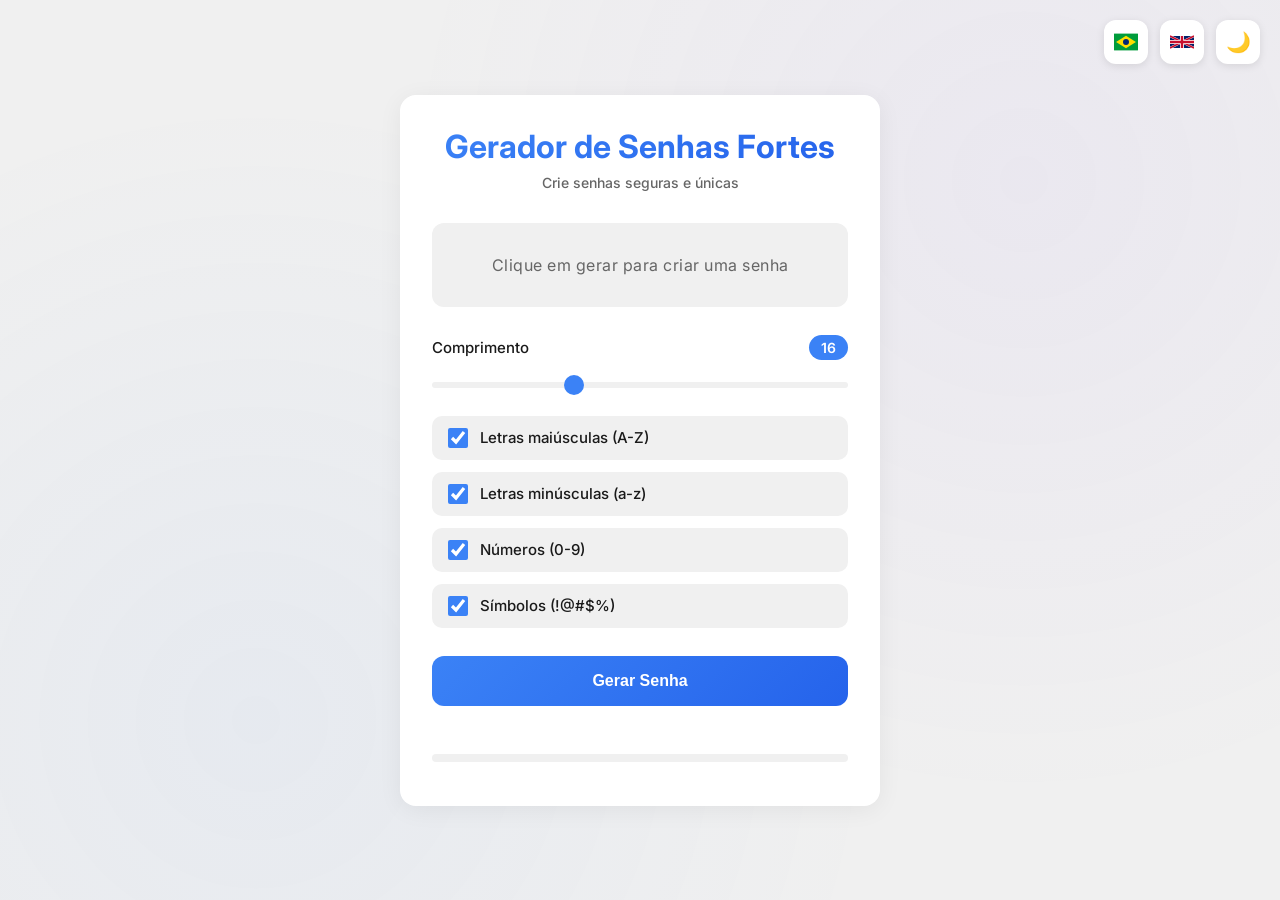
<file: gerador de senha.html>
<!DOCTYPE html>
<html lang="pt-BR">
<head>
    <meta charset="UTF-8">
    <meta name="viewport" content="width=device-width, initial-scale=1.0">
    <title>Gerador de Senhas Fortes</title>
    <link rel="preconnect" href="https://fonts.googleapis.com">
    <link rel="preconnect" href="https://fonts.gstatic.com" crossorigin>
    <link href="https://fonts.googleapis.com/css2?family=Inter:wght@400;500;600;700&display=swap" rel="stylesheet">
    <style>
        * {
            margin: 0;
            padding: 0;
            box-sizing: border-box;
        }

        :root {
            --bg-dark: #0f0f0f;
            --bg-dark-secondary: #1a1a1a;
            --bg-dark-card: #242424;
            --bg-light: #f0f0f0;
            --bg-light-secondary: #ffffff;
            --bg-light-card: #ffffff;
            --text-dark: #ffffff;
            --text-dark-secondary: #a0a0a0;
            --text-light: #1a1a1a;
            --text-light-secondary: #666666;
            --primary: #3b82f6;
            --primary-hover: #2563eb;
            --success: #10b981;
            --warning: #f59e0b;
            --danger: #ef4444;
            --border-radius: 16px;
            --transition: all 0.3s cubic-bezier(0.4, 0, 0.2, 1);
        }

        body {
            font-family: 'Inter', -apple-system, BlinkMacSystemFont, sans-serif;
            min-height: 100vh;
            background: var(--bg-light);
            color: var(--text-light);
            transition: var(--transition);
            display: flex;
            align-items: center;
            justify-content: center;
            padding: 20px;
            position: relative;
            overflow-x: hidden;
        }

        body.dark-mode {
            background: var(--bg-dark);
            color: var(--text-dark);
        }

        /* Background Pattern */
        body::before {
            content: '';
            position: fixed;
            top: 0;
            left: 0;
            right: 0;
            bottom: 0;
            background-image: 
                radial-gradient(circle at 20% 80%, rgba(59, 130, 246, 0.05) 0%, transparent 50%),
                radial-gradient(circle at 80% 20%, rgba(139, 92, 246, 0.05) 0%, transparent 50%);
            z-index: -1;
        }

        /* Language and Theme Controls */
        .top-controls {
            position: fixed;
            top: 20px;
            right: 20px;
            display: flex;
            gap: 12px;
            z-index: 1000;
        }

        .control-button {
            width: 44px;
            height: 44px;
            border: none;
            border-radius: 12px;
            cursor: pointer;
            display: flex;
            align-items: center;
            justify-content: center;
            background: var(--bg-light-secondary);
            box-shadow: 0 2px 8px rgba(0, 0, 0, 0.1);
            transition: var(--transition);
            position: relative;
            overflow: hidden;
        }

        .dark-mode .control-button {
            background: var(--bg-dark-card);
            box-shadow: 0 2px 8px rgba(0, 0, 0, 0.3);
        }

        .control-button:hover {
            transform: translateY(-2px);
            box-shadow: 0 4px 12px rgba(0, 0, 0, 0.15);
        }

        .dark-mode .control-button:hover {
            box-shadow: 0 4px 12px rgba(0, 0, 0, 0.4);
        }

        .control-button:active {
            transform: translateY(0);
        }

        .flag-icon {
            width: 24px;
            height: 24px;
            border-radius: 4px;
            object-fit: cover;
        }

        .theme-icon {
            font-size: 20px;
        }

        /* Main Container */
        .main-container {
            width: 100%;
            max-width: 480px;
            animation: fadeInUp 0.6s ease;
        }

        @keyframes fadeInUp {
            from {
                opacity: 0;
                transform: translateY(30px);
            }
            to {
                opacity: 1;
                transform: translateY(0);
            }
        }

        .card {
            background: var(--bg-light-card);
            border-radius: var(--border-radius);
            padding: 32px;
            box-shadow: 0 4px 24px rgba(0, 0, 0, 0.06);
            transition: var(--transition);
        }

        .dark-mode .card {
            background: var(--bg-dark-card);
            box-shadow: 0 4px 24px rgba(0, 0, 0, 0.3);
        }

        /* Header */
        .header {
            text-align: center;
            margin-bottom: 32px;
        }

        .title {
            font-size: clamp(24px, 5vw, 32px);
            font-weight: 700;
            background: linear-gradient(135deg, var(--primary) 0%, var(--primary-hover) 100%);
            -webkit-background-clip: text;
            -webkit-text-fill-color: transparent;
            background-clip: text;
            margin-bottom: 8px;
        }

        .subtitle {
            color: var(--text-light-secondary);
            font-size: 14px;
            font-weight: 500;
        }

        .dark-mode .subtitle {
            color: var(--text-dark-secondary);
        }

        /* Password Display */
        .password-container {
            background: var(--bg-light);
            border-radius: 12px;
            padding: 24px;
            margin-bottom: 28px;
            position: relative;
            border: 2px solid transparent;
            transition: var(--transition);
        }

        .dark-mode .password-container {
            background: var(--bg-dark-secondary);
        }

        .password-container:hover {
            border-color: var(--primary);
        }

        .password-display {
            font-family: 'Courier New', monospace;
            font-size: clamp(16px, 3.5vw, 20px);
            word-break: break-all;
            text-align: center;
            min-height: 32px;
            display: flex;
            align-items: center;
            justify-content: center;
            color: var(--text-light);
            font-weight: 600;
            letter-spacing: 0.5px;
        }

        .dark-mode .password-display {
            color: var(--text-dark);
        }

        .password-placeholder {
            color: var(--text-light-secondary);
            font-family: 'Inter', sans-serif;
            font-size: 16px;
            font-weight: 400;
        }

        .dark-mode .password-placeholder {
            color: var(--text-dark-secondary);
        }

        .copy-button {
            position: absolute;
            top: 50%;
            right: 16px;
            transform: translateY(-50%);
            background: var(--primary);
            color: white;
            border: none;
            padding: 8px 16px;
            border-radius: 8px;
            font-size: 14px;
            font-weight: 500;
            cursor: pointer;
            opacity: 0;
            transition: var(--transition);
        }

        .password-container:hover .copy-button {
            opacity: 1;
        }

        .copy-button:hover {
            background: var(--primary-hover);
        }

        .copy-button.copied {
            background: var(--success);
        }

        /* Options Section */
        .options-section {
            margin-bottom: 28px;
        }

        .length-control {
            margin-bottom: 24px;
        }

        .length-header {
            display: flex;
            justify-content: space-between;
            align-items: center;
            margin-bottom: 12px;
        }

        .length-label {
            font-weight: 500;
            font-size: 15px;
        }

        .length-value {
            background: var(--primary);
            color: white;
            padding: 4px 12px;
            border-radius: 20px;
            font-size: 14px;
            font-weight: 600;
        }

        .slider {
            width: 100%;
            height: 6px;
            border-radius: 3px;
            background: var(--bg-light);
            outline: none;
            -webkit-appearance: none;
            appearance: none;
            cursor: pointer;
        }

        .dark-mode .slider {
            background: var(--bg-dark-secondary);
        }

        .slider::-webkit-slider-thumb {
            -webkit-appearance: none;
            appearance: none;
            width: 20px;
            height: 20px;
            border-radius: 50%;
            background: var(--primary);
            cursor: pointer;
            transition: var(--transition);
        }

        .slider::-webkit-slider-thumb:hover {
            transform: scale(1.2);
            box-shadow: 0 0 0 8px rgba(59, 130, 246, 0.1);
        }

        .slider::-moz-range-thumb {
            width: 20px;
            height: 20px;
            border-radius: 50%;
            background: var(--primary);
            cursor: pointer;
            border: none;
            transition: var(--transition);
        }

        .slider::-moz-range-thumb:hover {
            transform: scale(1.2);
            box-shadow: 0 0 0 8px rgba(59, 130, 246, 0.1);
        }

        /* Checkbox Options */
        .checkbox-group {
            display: flex;
            flex-direction: column;
            gap: 12px;
        }

        .checkbox-item {
            display: flex;
            align-items: center;
            padding: 12px 16px;
            background: var(--bg-light);
            border-radius: 10px;
            cursor: pointer;
            transition: var(--transition);
        }

        .dark-mode .checkbox-item {
            background: var(--bg-dark-secondary);
        }

        .checkbox-item:hover {
            background: rgba(59, 130, 246, 0.1);
        }

        .checkbox-input {
            width: 20px;
            height: 20px;
            margin-right: 12px;
            cursor: pointer;
            accent-color: var(--primary);
        }

        .checkbox-label {
            flex: 1;
            font-size: 15px;
            font-weight: 500;
            user-select: none;
        }

        /* Generate Button */
        .generate-button {
            width: 100%;
            padding: 16px;
            background: linear-gradient(135deg, var(--primary) 0%, var(--primary-hover) 100%);
            color: white;
            border: none;
            border-radius: 12px;
            font-size: 16px;
            font-weight: 600;
            cursor: pointer;
            transition: var(--transition);
            position: relative;
            overflow: hidden;
            margin-bottom: 24px;
        }

        .generate-button::before {
            content: '';
            position: absolute;
            top: 50%;
            left: 50%;
            width: 0;
            height: 0;
            border-radius: 50%;
            background: rgba(255, 255, 255, 0.3);
            transform: translate(-50%, -50%);
            transition: width 0.6s, height 0.6s;
        }

        .generate-button:active::before {
            width: 600px;
            height: 600px;
        }

        .generate-button:hover {
            transform: translateY(-2px);
            box-shadow: 0 8px 24px rgba(59, 130, 246, 0.3);
        }

        .generate-button:active {
            transform: translateY(0);
        }

        /* Strength Indicator */
        .strength-section {
            margin-top: 24px;
        }

        .strength-bar-container {
            height: 8px;
            background: var(--bg-light);
            border-radius: 4px;
            overflow: hidden;
            margin-bottom: 12px;
        }

        .dark-mode .strength-bar-container {
            background: var(--bg-dark-secondary);
        }

        .strength-bar {
            height: 100%;
            width: 0%;
            border-radius: 4px;
            transition: width 0.5s ease, background-color 0.5s ease;
        }

        .strength-text {
            text-align: center;
            font-size: 14px;
            font-weight: 600;
            transition: color 0.3s ease;
        }

        /* Responsive Design */
        @media (max-width: 640px) {
            body {
                padding: 16px;
            }

            .top-controls {
                top: 16px;
                right: 16px;
            }

            .control-button {
                width: 40px;
                height: 40px;
            }

            .card {
                padding: 24px;
            }

            .header {
                margin-bottom: 24px;
            }

            .password-container {
                padding: 20px;
                margin-bottom: 20px;
            }

            .options-section {
                margin-bottom: 20px;
            }

            .checkbox-item {
                padding: 10px 14px;
            }

            .generate-button {
                padding: 14px;
                font-size: 15px;
            }
        }

        @media (max-width: 480px) {
            .card {
                padding: 20px;
            }

            .title {
                font-size: 24px;
            }

            .password-display {
                font-size: 16px;
            }

            .copy-button {
                padding: 6px 12px;
                font-size: 13px;
            }
        }

        /* Animations */
        @keyframes pulse {
            0% {
                box-shadow: 0 0 0 0 rgba(59, 130, 246, 0.4);
            }
            70% {
                box-shadow: 0 0 0 10px rgba(59, 130, 246, 0);
            }
            100% {
                box-shadow: 0 0 0 0 rgba(59, 130, 246, 0);
            }
        }

        .generate-button:focus {
            outline: none;
            animation: pulse 1.5s infinite;
        }
    </style>
</head>
<body>
    <!-- Top Controls -->
    <div class="top-controls">
        <button class="control-button" onclick="changeLanguage('pt-BR')" title="Português">
            <svg class="flag-icon" viewBox="0 0 20 14" xmlns="http://www.w3.org/2000/svg">
                <rect width="20" height="14" fill="#009c3b"/>
                <path d="M1.7,7 L10,1.7 L18.3,7 L10,12.3 z" fill="#ffdf00"/>
                <circle cx="10" cy="7" r="2.5" fill="#002776"/>
            </svg>
        </button>
        <button class="control-button" onclick="changeLanguage('en-GB')" title="English">
            <svg class="flag-icon" viewBox="0 0 60 30" xmlns="http://www.w3.org/2000/svg">
                <rect width="60" height="30" fill="#012169"/>
                <path d="M0,0 L60,30 M60,0 L0,30" stroke="#fff" stroke-width="6"/>
                <path d="M0,0 L60,30 M60,0 L0,30" stroke="#C8102E" stroke-width="4"/>
                <path d="M30,0 L30,30 M0,15 L60,15" stroke="#fff" stroke-width="10"/>
                <path d="M30,0 L30,30 M0,15 L60,15" stroke="#C8102E" stroke-width="6"/>
            </svg>
        </button>
        <button class="control-button" onclick="toggleTheme()" title="Alternar tema">
            <span class="theme-icon">🌙</span>
        </button>
    </div>

    <!-- Main Container -->
    <div class="main-container">
        <div class="card">
            <!-- Header -->
            <div class="header">
                <h1 class="title" data-i18n="title">Gerador de Senhas Fortes</h1>
                <p class="subtitle" data-i18n="subtitle">Crie senhas seguras e únicas</p>
            </div>

            <!-- Password Display -->
            <div class="password-container">
                <div class="password-display" id="password">
                    <span class="password-placeholder" data-i18n="placeholder">Clique em gerar para criar uma senha</span>
                </div>
                <button class="copy-button" onclick="copyPassword()" data-i18n="copy">Copiar</button>
            </div>

            <!-- Options -->
            <div class="options-section">
                <!-- Length Control -->
                <div class="length-control">
                    <div class="length-header">
                        <label class="length-label" for="length" data-i18n="length">Comprimento</label>
                        <span class="length-value" id="lengthValue">16</span>
                    </div>
                    <input type="range" id="length" class="slider" min="8" max="32" value="16" oninput="updateLength()">
                </div>

                <!-- Checkbox Options -->
                <div class="checkbox-group">
                    <label class="checkbox-item">
                        <input type="checkbox" class="checkbox-input" id="uppercase" checked>
                        <span class="checkbox-label" data-i18n="uppercase">Letras maiúsculas (A-Z)</span>
                    </label>
                    <label class="checkbox-item">
                        <input type="checkbox" class="checkbox-input" id="lowercase" checked>
                        <span class="checkbox-label" data-i18n="lowercase">Letras minúsculas (a-z)</span>
                    </label>
                    <label class="checkbox-item">
                        <input type="checkbox" class="checkbox-input" id="numbers" checked>
                        <span class="checkbox-label" data-i18n="numbers">Números (0-9)</span>
                    </label>
                    <label class="checkbox-item">
                        <input type="checkbox" class="checkbox-input" id="symbols" checked>
                        <span class="checkbox-label" data-i18n="symbols">Símbolos (!@#$%)</span>
                    </label>
                </div>
            </div>

            <!-- Generate Button -->
            <button class="generate-button" onclick="generatePassword()" data-i18n="generate">
                Gerar Senha
            </button>

            <!-- Strength Indicator -->
            <div class="strength-section">
                <div class="strength-bar-container">
                    <div class="strength-bar" id="strengthBar"></div>
                </div>
                <div class="strength-text" id="strengthText"></div>
            </div>
        </div>
    </div>

    <script>
        // Translations
        const translations = {
            'pt-BR': {
                title: 'Gerador de Senhas Fortes',
                subtitle: 'Crie senhas seguras e únicas',
                placeholder: 'Clique em gerar para criar uma senha',
                copy: 'Copiar',
                copied: 'Copiado!',
                length: 'Comprimento',
                uppercase: 'Letras maiúsculas (A-Z)',
                lowercase: 'Letras minúsculas (a-z)',
                numbers: 'Números (0-9)',
                symbols: 'Símbolos (!@#$%)',
                generate: 'Gerar Senha',
                weak: 'Senha Fraca',
                medium: 'Senha Média',
                strong: 'Senha Forte',
                veryStrong: 'Senha Muito Forte',
                error: 'Por favor, selecione pelo menos uma opção!'
            },
            'en-GB': {
                title: 'Strong Password Generator',
                subtitle: 'Create secure and unique passwords',
                placeholder: 'Click generate to create a password',
                copy: 'Copy',
                copied: 'Copied!',
                length: 'Length',
                uppercase: 'Uppercase letters (A-Z)',
                lowercase: 'Lowercase letters (a-z)',
                numbers: 'Numbers (0-9)',
                symbols: 'Symbols (!@#$%)',
                generate: 'Generate Password',
                weak: 'Weak Password',
                medium: 'Medium Password',
                strong: 'Strong Password',
                veryStrong: 'Very Strong Password',
                error: 'Please select at least one option!'
            }
        };

        let currentLanguage = 'pt-BR';
        let generatedPassword = '';

        // Language Management
        function changeLanguage(lang) {
            currentLanguage = lang;
            document.documentElement.lang = lang;
            
            document.querySelectorAll('[data-i18n]').forEach(element => {
                const key = element.getAttribute('data-i18n');
                if (translations[lang][key]) {
                    element.textContent = translations[lang][key];
                }
            });

            // Update strength text if password exists
            if (generatedPassword) {
                updateStrengthIndicator(generatedPassword);
            }
        }

        // Theme Management
        function toggleTheme() {
            document.body.classList.toggle('dark-mode');
            const themeButton = document.querySelector('.theme-icon');
            themeButton.textContent = document.body.classList.contains('dark-mode') ? '☀️' : '🌙';
        }

        // Length Update
        function updateLength() {
            const length = document.getElementById('length').value;
            document.getElementById('lengthValue').textContent = length;
        }

        // Password Generation
        function generatePassword() {
            const length = parseInt(document.getElementById('length').value);
            const uppercase = document.getElementById('uppercase').checked;
            const lowercase = document.getElementById('lowercase').checked;
            const numbers = document.getElementById('numbers').checked;
            const symbols = document.getElementById('symbols').checked;

            let charset = '';
            if (uppercase) charset += 'ABCDEFGHIJKLMNOPQRSTUVWXYZ';
            if (lowercase) charset += 'abcdefghijklmnopqrstuvwxyz';
            if (numbers) charset += '0123456789';
            if (symbols) charset += '!@#$%^&*()_+-=[]{}|;:,.<>?';

            if (charset === '') {
                alert(translations[currentLanguage].error);
                return;
            }

            let password = '';
            const array = new Uint32Array(length);
            window.crypto.getRandomValues(array);
            
            for (let i = 0; i < length; i++) {
                password += charset[array[i] % charset.length];
            }

            generatedPassword = password;
            document.getElementById('password').textContent = password;
            document.getElementById('password').classList.remove('password-placeholder');
            
            updateStrengthIndicator(password);
            
            // Animation
            const passwordContainer = document.querySelector('.password-container');
            passwordContainer.style.transform = 'scale(0.98)';
            setTimeout(() => {
                passwordContainer.style.transform = 'scale(1)';
            }, 100);
        }

        // Copy Password
        function copyPassword() {
            const passwordElement = document.getElementById('password');
            const password = passwordElement.textContent;
            
            if (password && !passwordElement.classList.contains('password-placeholder')) {
                navigator.clipboard.writeText(password).then(() => {
                    const copyButton = document.querySelector('.copy-button');
                    const originalText = copyButton.textContent;
                    copyButton.textContent = translations[currentLanguage].copied;
                    copyButton.classList.add('copied');
                    
                    setTimeout(() => {
                        copyButton.textContent = originalText;
                        copyButton.classList.remove('copied');
                    }, 2000);
                });
            }
        }

        // Strength Indicator
        function updateStrengthIndicator(password) {
            const strengthBar = document.getElementById('strengthBar');
            const strengthText = document.getElementById('strengthText');
            
            let strength = 0;
            const checks = [
                password.length >= 12,
                password.length >= 16,
                /[a-z]/.test(password),
                /[A-Z]/.test(password),
                /[0-9]/.test(password),
                /[^a-zA-Z0-9]/.test(password)
            ];
            
            strength = checks.filter(check => check).length;
            const percentage = (strength / 6) * 100;
            
            strengthBar.style.width = percentage + '%';

            let strengthLevel, color;
            if (percentage <= 33) {
                strengthLevel = translations[currentLanguage].weak;
                color = '#ef4444';
            } else if (percentage <= 66) {
                strengthLevel = translations[currentLanguage].medium;
                color = '#f59e0b';
            } else if (percentage < 100) {
                strengthLevel = translations[currentLanguage].strong;
                color = '#10b981';
            } else {
                strengthLevel = translations[currentLanguage].veryStrong;
                color = '#06b6d4';
            }

            strengthBar.style.backgroundColor = color;
            strengthText.textContent = strengthLevel;
            strengthText.style.color = color;
        }

        // Initialize
        document.addEventListener('DOMContentLoaded', function() {
            changeLanguage('pt-BR');
            
            // Check system theme preference
            if (window.matchMedia && window.matchMedia('(prefers-color-scheme: dark)').matches) {
                toggleTheme();
            }

            // Prevent form submission on Enter
            document.addEventListener('keydown', function(e) {
                if (e.key === 'Enter') {
                    e.preventDefault();
                    generatePassword();
                }
            });
        });
    </script>
</body>
</html>
</file>
